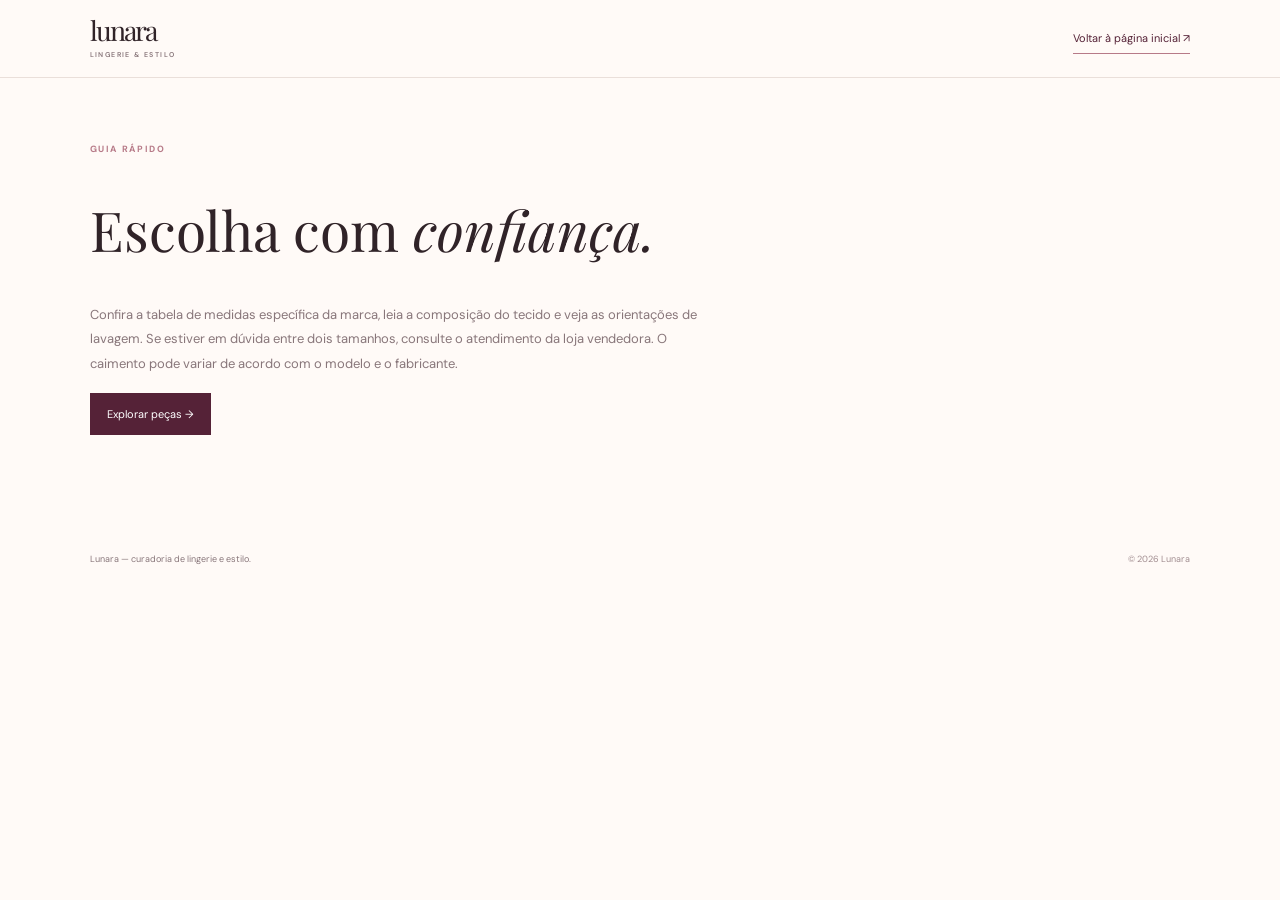
<file: guia.html>
<!doctype html><html lang="pt-BR"><head><meta charset="utf-8"><meta name="viewport" content="width=device-width,initial-scale=1"><title>Guia de compra — Lunara</title><link rel="stylesheet" href="styles.css"></head><body><header class="header"><a class="logo" href="index.html">lunara<small>LINGERIE & ESTILO</small></a><a class="header-link" href="index.html">Voltar à página inicial ↗</a></header><main class="categories"><p class="kicker">GUIA RÁPIDO</p><h1 style="font:400 clamp(34px,5vw,55px) 'Playfair Display',serif">Escolha com <i>confiança.</i></h1><p style="max-width:620px;color:#88767a;font-size:13px;line-height:1.9">Confira a tabela de medidas específica da marca, leia a composição do tecido e veja as orientações de lavagem. Se estiver em dúvida entre dois tamanhos, consulte o atendimento da loja vendedora. O caimento pode variar de acordo com o modelo e o fabricante.</p><p><a class="primary-button" href="index.html#selecionados">Explorar peças →</a></p></main><footer><p>Lunara — curadoria de lingerie e estilo.</p><small class="copyright">© <span id="year"></span> Lunara</small></footer><script src="script.js"></script></body></html>
</file>
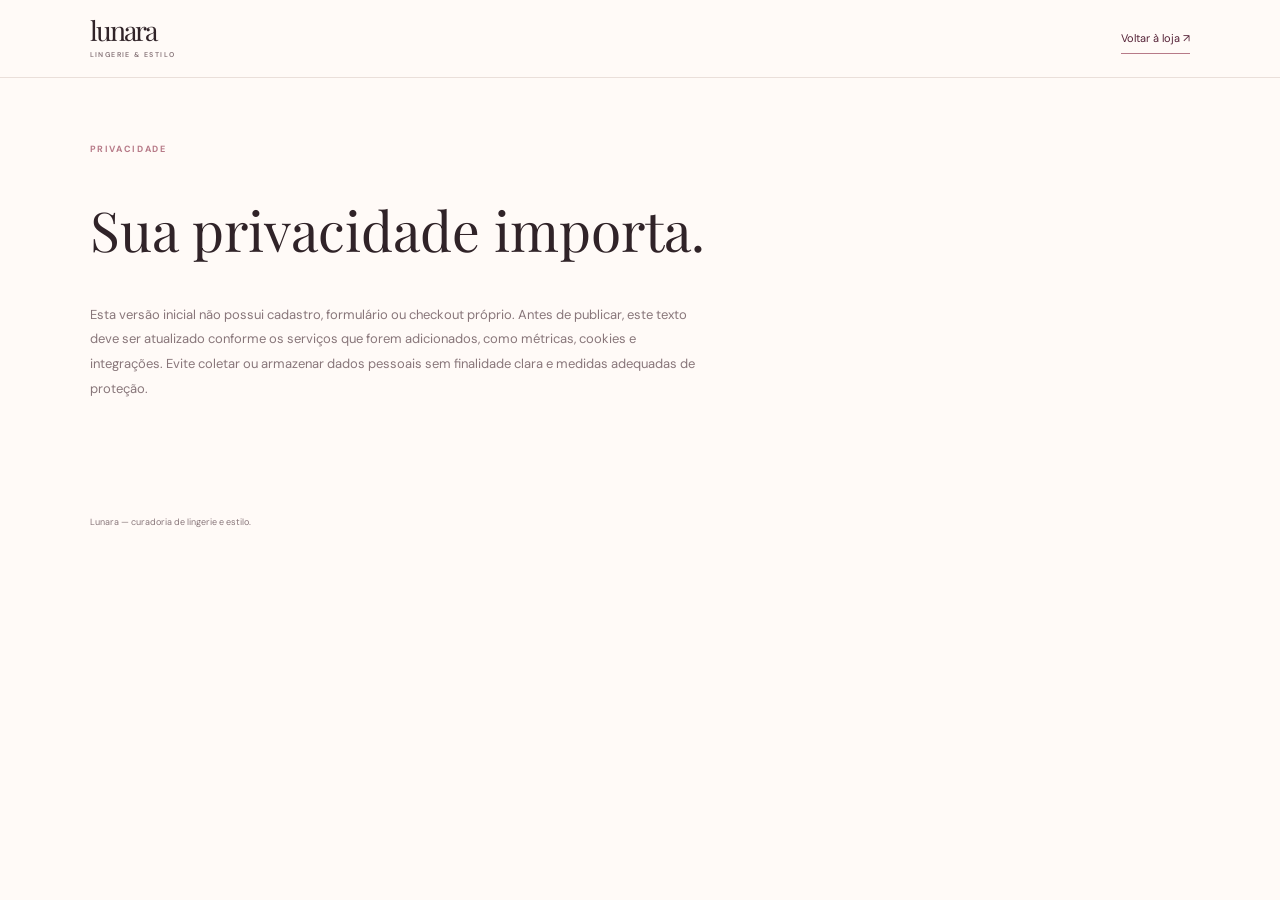
<file: privacidade.html>
<!doctype html><html lang="pt-BR"><head><meta charset="utf-8"><meta name="viewport" content="width=device-width,initial-scale=1"><title>Privacidade — Lunara</title><link rel="stylesheet" href="styles.css"></head><body><header class="header"><a class="logo" href="index.html">lunara<small>LINGERIE & ESTILO</small></a><a class="header-link" href="index.html">Voltar à loja ↗</a></header><main class="categories"><p class="kicker">PRIVACIDADE</p><h1 style="font:400 clamp(34px,5vw,55px) 'Playfair Display',serif">Sua privacidade importa.</h1><p style="max-width:620px;color:#88767a;font-size:13px;line-height:1.9">Esta versão inicial não possui cadastro, formulário ou checkout próprio. Antes de publicar, este texto deve ser atualizado conforme os serviços que forem adicionados, como métricas, cookies e integrações. Evite coletar ou armazenar dados pessoais sem finalidade clara e medidas adequadas de proteção.</p></main><footer><p>Lunara — curadoria de lingerie e estilo.</p></footer></body></html>
</file>
<file: styles.css>
@import url('https://fonts.googleapis.com/css2?family=DM+Sans:wght@400;500;600;700&family=Playfair+Display:ital,wght@0,400;0,500;1,400;1,500&display=swap');
:root{--wine:#552237;--rose:#b77a88;--blush:#f5e9e7;--cream:#fffaf7;--ink:#302328;--muted:#88767a;--line:#eadfda}
*{box-sizing:border-box}html{scroll-behavior:smooth}body{margin:0;background:var(--cream);color:var(--ink);font-family:'DM Sans',sans-serif}a{color:inherit;text-decoration:none}.topbar{background:var(--wine);color:#fff4f1;text-align:center;padding:9px 12px;font-size:9px;letter-spacing:.17em}.header{height:78px;padding:0 7%;display:flex;align-items:center;justify-content:space-between;border-bottom:1px solid var(--line);gap:20px}.logo{font-family:'Playfair Display',serif;font-size:27px;letter-spacing:-.07em;line-height:.9;display:inline-flex;flex-wrap:wrap;align-items:baseline;max-width:140px}.logo span{color:var(--rose)}.logo small{display:block;width:100%;font:600 7px 'DM Sans',sans-serif;letter-spacing:.2em;margin-top:7px;color:var(--muted)}nav{display:flex;gap:30px;font-size:11px;color:#67545a}nav a:hover,.header-link:hover{color:var(--rose)}.header-link{font-size:11px;color:var(--wine);border-bottom:1px solid var(--rose);padding:8px 0}.header-link span{margin-left:10px}.hero{display:grid;grid-template-columns:1fr 1fr;background:var(--blush);min-height:455px}.hero-copy{padding:60px 8% 48px 14%;display:flex;flex-direction:column;align-items:flex-start;justify-content:center}.kicker{font-size:9px;letter-spacing:.18em;color:var(--rose);font-weight:700;margin:0 0 15px}.hero h1{font:400 clamp(42px,5.4vw,68px)/1.04 'Playfair Display',serif;letter-spacing:-.045em;margin:0 0 18px}.hero h1 i{color:var(--wine);font-weight:400}.hero-copy>p:not(.kicker){font-size:12px;line-height:1.9;color:#78676b;max-width:365px;margin:0 0 25px}.primary-button{display:inline-flex;align-items:center;gap:26px;background:var(--wine);color:white;padding:14px 17px;font-size:11px}.primary-button span{font-size:16px}.hero-benefits{display:flex;flex-wrap:wrap;gap:17px;margin-top:22px;color:#8a7077;font-size:9px}.hero-visual{position:relative;overflow:hidden;background:radial-gradient(ellipse at 48% 44%,#d8a7ac 0,#bd7f8d 33%,#6c3048 80%)}.hero-visual:before{content:"";position:absolute;left:25%;top:11%;width:47%;height:79%;border:1px solid #fff8f0a8;border-radius:48% 48% 40% 40%;transform:rotate(23deg)}.hero-visual:after{content:"";position:absolute;left:37%;top:4%;width:37%;height:92%;border:1px solid #f5d9d4a0;border-radius:50%;transform:rotate(-29deg)}.shape{position:absolute;border-radius:50%;filter:blur(.3px)}.shape-a{width:42%;height:68%;left:28%;top:18%;background:linear-gradient(130deg,#f0c9c5,#a75e76 70%);transform:rotate(22deg)}.shape-b{width:31%;height:62%;left:46%;top:18%;background:linear-gradient(140deg,#e9b6b7,#77334e);transform:rotate(-28deg);mix-blend-mode:screen;opacity:.75}.shape-c{width:21%;height:58%;left:41%;top:24%;border:1px solid #fff6e7aa;transform:rotate(39deg)}.visual-label{position:absolute;bottom:20px;left:24px;right:24px;display:flex;justify-content:space-between;color:#fff3ef;font-size:8px;letter-spacing:.14em}.categories,.featured{padding:65px 7% 70px}.section-title{display:flex;justify-content:space-between;align-items:end;gap:25px;margin-bottom:25px}.section-title h2{font:400 clamp(27px,3.5vw,38px)/1.15 'Playfair Display',serif;letter-spacing:-.035em;margin:0}.section-title>p{font-size:10px;color:var(--muted);line-height:1.8;max-width:230px;margin:0}.category-list{display:grid;grid-template-columns:repeat(3,1fr);gap:13px}.category{position:relative;min-height:205px;padding:18px;display:flex;flex-direction:column;justify-content:space-between;overflow:hidden}.category:after{content:"";position:absolute;width:130px;height:190px;right:-15px;top:15px;border:1px solid #fff8f1a0;border-radius:50%;transform:rotate(31deg)}.cat-one{background:linear-gradient(135deg,#e6c6c2,#bd8991)}.cat-two{background:linear-gradient(135deg,#7d3b52,#451b30);color:#fff7f4}.cat-three{background:linear-gradient(135deg,#dfd0c5,#c1a49d)}.cat-num{font-size:9px;letter-spacing:.1em;position:relative;z-index:1}.category h3{font:400 24px 'Playfair Display',serif;margin:0 0 6px;position:relative;z-index:1}.category p{font-size:9px;margin:0;color:inherit;opacity:.78;position:relative;z-index:1}.arrow{position:absolute;right:15px;bottom:15px;border:1px solid currentColor;width:28px;height:28px;border-radius:50%;display:grid;place-items:center;z-index:1}.featured{background:#f7eeea;padding-top:62px}.product-list{display:grid;grid-template-columns:repeat(3,1fr);gap:19px}.product-image{height:260px;display:grid;place-items:center;position:relative;overflow:hidden}.product-image:before{content:"";position:absolute;width:45%;height:65%;border:1px solid #fff8f0aa;border-radius:50% 50% 40% 40%;transform:rotate(20deg)}.product-image:after{content:"";position:absolute;width:31%;height:53%;border:1px solid #fff8f088;border-radius:50%;transform:rotate(-24deg)}.product-one{background:linear-gradient(145deg,#e2c1bb,#b87985)}.product-two{background:linear-gradient(145deg,#74364e,#371626)}.product-three{background:linear-gradient(145deg,#d8c4b6,#b3948c)}.product-image>b{font:48px 'Playfair Display',serif;color:#fff8f0b8;z-index:1}.product-image>span{position:absolute;top:13px;left:13px;border:1px solid #fff9f0a8;padding:6px 8px;font-size:7px;letter-spacing:.15em;color:#fff8f0;z-index:1}.product-meta{display:flex;justify-content:space-between;gap:8px;padding:14px 0 9px}.product-meta h3{font:400 18px 'Playfair Display',serif;margin:0 0 5px}.product-meta p{font-size:9px;color:var(--muted);margin:0}.product-meta>span{font-size:9px;color:#a48a8d}.product-link{display:inline-block;font-size:9px;color:var(--wine);border-bottom:1px solid #c9a9ac;padding:5px 0}.disclosure{font-size:9px;line-height:1.8;color:#8b777a;margin-top:28px;max-width:800px}.simple-guide{margin:0 7%;padding:40px 0 45px;border-bottom:1px solid var(--line);display:grid;grid-template-columns:55px 1fr auto;gap:20px;align-items:center}.guide-icon{width:42px;height:42px;border:1px solid #d8b5b5;border-radius:50%;display:grid;place-items:center;color:var(--wine);font-size:21px}.simple-guide h2{font:400 25px 'Playfair Display',serif;margin:0 0 8px}.simple-guide p:not(.kicker){font-size:10px;color:var(--muted);line-height:1.8;max-width:510px;margin:0}.simple-guide>a{font-size:10px;color:var(--wine);border-bottom:1px solid #c9a9ac;padding-bottom:7px;white-space:nowrap}.simple-guide>a span{margin-left:8px}footer{padding:32px 7% 22px;display:grid;grid-template-columns:1fr 1fr;gap:14px;align-items:center}footer .logo{font-size:23px}footer>p{font-size:9px;color:var(--muted);margin:0}footer>div{display:flex;gap:18px;font-size:9px;color:var(--muted)}.copyright{text-align:right;color:#a18d90;font-size:9px}
@media(max-width:700px){.header{padding:16px 5%;height:auto;flex-wrap:wrap}.logo{font-size:24px}nav{order:3;width:100%;justify-content:space-between;gap:12px;padding-top:10px}nav a{font-size:10px}.hero{grid-template-columns:1fr}.hero-copy{padding:52px 7% 40px}.hero-visual{min-height:265px}.categories,.featured{padding:48px 5%}.section-title{align-items:flex-start;flex-direction:column;gap:12px}.category-list,.product-list{grid-template-columns:1fr}.category{min-height:175px}.product-image{height:280px}.simple-guide{margin:0 5%;grid-template-columns:42px 1fr;gap:14px}.simple-guide h2{font-size:22px}.simple-guide>a{grid-column:2;justify-self:start}.simple-guide p:not(.kicker){font-size:10px}footer{padding:28px 5%;grid-template-columns:1fr;gap:12px}.copyright{text-align:left}}

/* Foto real do primeiro produto */
.product-image.product-real{background:#fff; padding:10px;}
.product-image.product-real:before,.product-image.product-real:after{display:none;}
.product-image .product-photo{display:block;width:100%;height:100%;object-fit:contain;position:relative;z-index:0;}
.product-image.product-real>span{background:#6c3048;color:#fff;border:0;top:12px;left:12px;}
</file>
